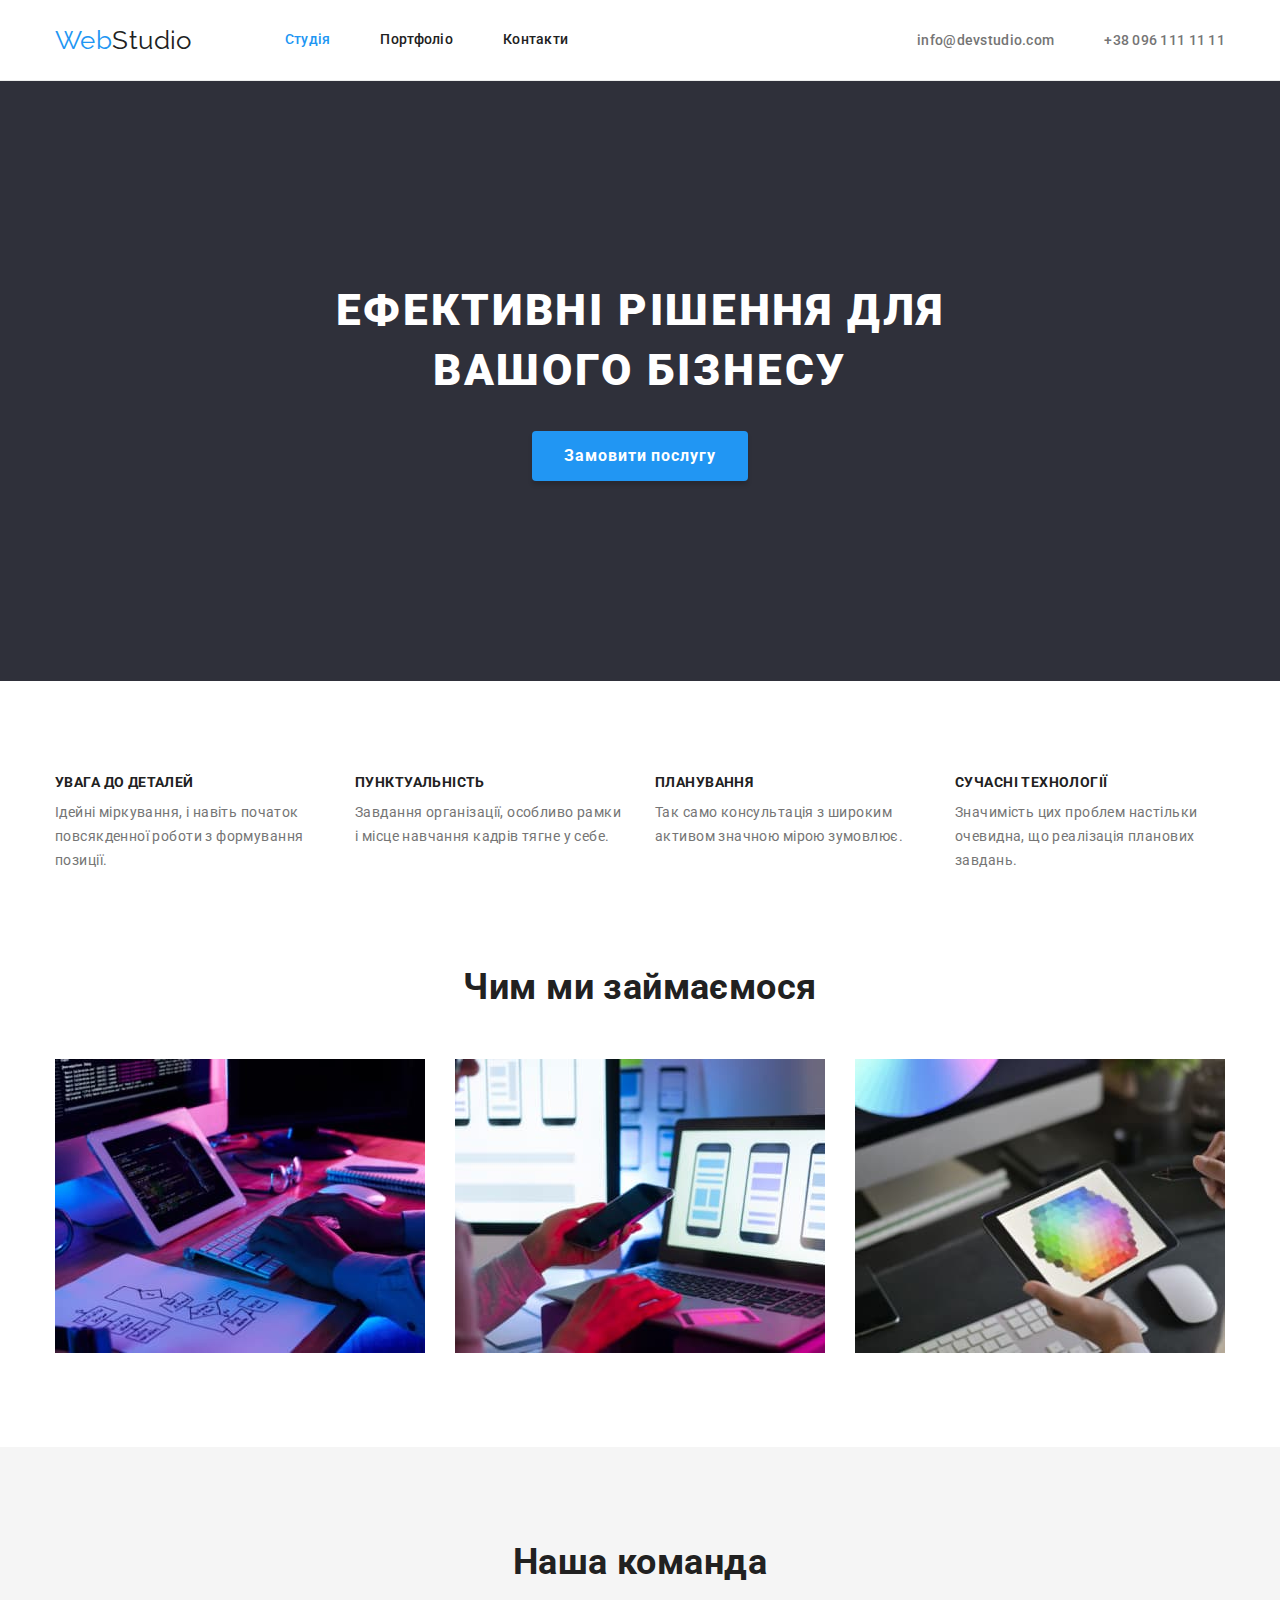
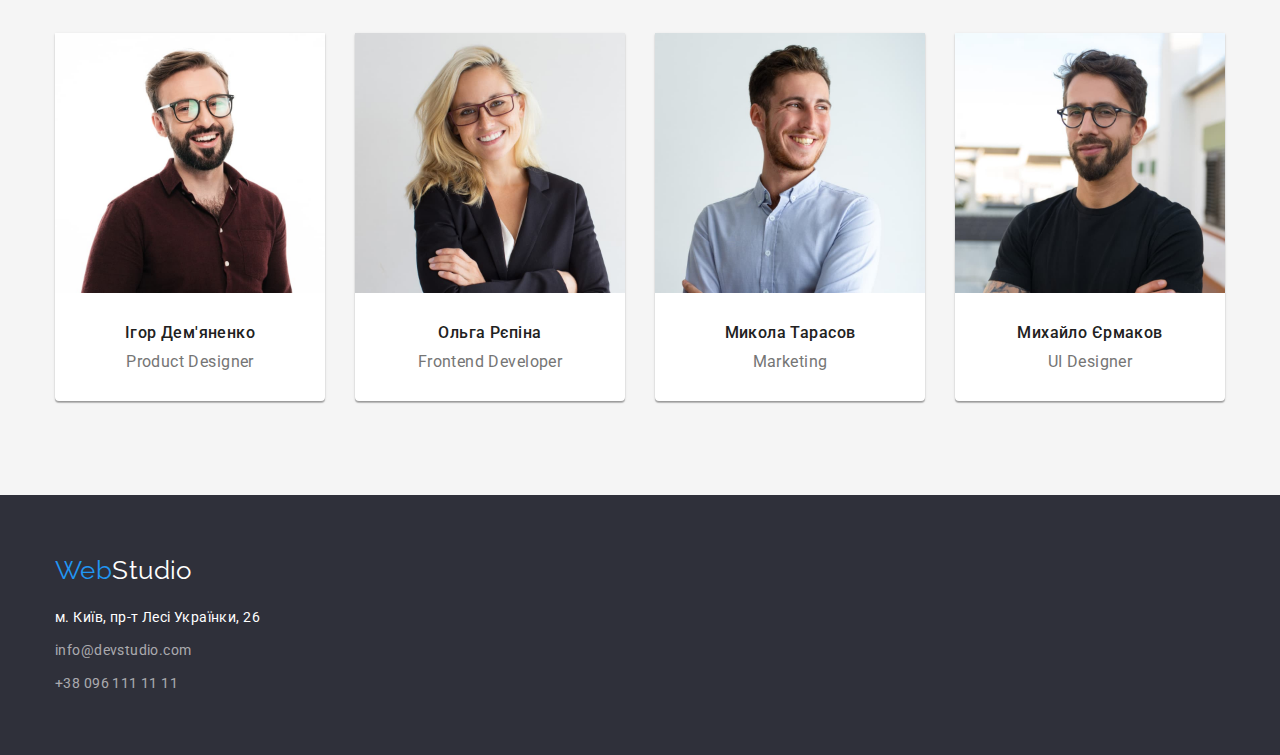
<file: index.html>
<!DOCTYPE html>
<html lang="uk">
  <head>
    <meta charset="UTF-8" />
    <meta http-equiv="X-UA-Compatible" content="IE=edge" />
    <meta name="viewport" content="width=device-width, initial-scale=1.0" />
    <title>WebStudio</title>
    <link rel="preconnect" href="https://fonts.googleapis.com" />
    <link rel="preconnect" href="https://fonts.gstatic.com" crossorigin />
    <link
      href="https://fonts.googleapis.com/css2?family=Raleway:wght@700&family=Roboto:wght@400;500;700;900&display=swap"
      rel="stylesheet"
    />
    <link
      rel="stylesheet"
      href="https://cdn.jsdelivr.net/npm/modern-normalize@1.1.0/modern-normalize.min.css"
    />
    <link rel="stylesheet" href="./css/styles.css" />
  </head>

  <body>
    <header class="page-header">
      <div class="container page-header-container">
        <nav class="page-navigation">
          <a href="./index.html" class="logo-header link"
            ><span class="logo-current">Web</span>Studio</a
          >
          <ul class="site-nav list">
            <li><a href="./index.html" class="nav-link current link">Студія</a></li>
            <li><a href="./portfolio.html" class="nav-link link">Портфоліо</a></li>
            <li><a href="" class="nav-link link">Контакти</a></li>
          </ul>
        </nav>

        <ul class="contact list">
          <li>
            <a class="contact-mail link" href="mailto:info@devstudio.com">info@devstudio.com</a>
          </li>
          <li><a class="contact-phone link" href="tel:+380961111111">+38 096 111 11 11</a></li>
        </ul>
      </div>
    </header>

    <main>
      <section class="section hero">
        <div class="container">
          <h1 class="hero-title">
            Ефективні рішення для
            вашого бізнесу
          </h1>
          <button type="button" class="button button-primary">Замовити послугу</button>
        </div>
      </section>

      <section class="section">
        <div class="container">
          <h2 hidden class="section-title">Наші переваги</h2>
          <ul class="list feature-list">
            <li class="item-feature">
              <h3 class="title">УВАГА ДО ДЕТАЛЕЙ</h3>
              <p class="text">
                Ідейні міркування, і навіть початок повсякденної роботи з формування позиції.
              </p>
            </li>

            <li class="item-feature">
              <h3 class="title">ПУНКТУАЛЬНІСТЬ</h3>
              <p class="text">
                Завдання організації, особливо рамки і місце навчання кадрів тягне у себе.
              </p>
            </li>

            <li class="item-feature">
              <h3 class="title">ПЛАНУВАННЯ</h3>
              <p class="text">Так само консультація з широким активом значною мірою зумовлює.</p>
            </li>

            <li class="item-feature">
              <h3 class="title">СУЧАСНІ ТЕХНОЛОГІЇ</h3>
              <p class="text">
                Значимість цих проблем настільки очевидна, що реалізація планових завдань.
              </p>
            </li>
          </ul>
        </div>
      </section>

      <section class="section works-section">
        <div class="container">
          <h2 class="section-title">Чим ми займаємося</h2>
          <ul class="works-list list">
            <li class="works-card">
              <img src="./images/box1.jpg" alt="Планшет из клавіатурою" width="370" height="294" />
            </li>
            <li class="works-card">
              <img src="./images/box2.jpg" alt="Робота за ноутбуком" width="370" height="294" />
            </li>
            <li class="works-card">
              <img
                src="./images/box3.jpg"
                alt="Планшет із кольоровим екраном"
                width="370"
                height="294"
              />
            </li>
          </ul>
        </div>
      </section>

      <section class="section team-section">
        <div class="container">
          <h2 class="section-title">Наша команда</h2>
          <ul class="list team-list">
            <li class="team-photo">
              <img class="team-img"
                src="./images/teamcard1.jpg"
                alt="Чоловік в окулярах"
                width="270"
                height="260"
              />
              <h3 class="title team-title">Ігор Дем'яненко</h3>
              <p lang="en" class="text">Product Designer</p>
            </li>
            <li class="team-photo">
              <img class="team-img"
                src="./images/teamcard2.jpg"
                alt="Блондинка"
                width="270"
                height="260"
              />
              <h3 class="title team-title">Ольга Рєпіна</h3>
              <p lang="en" class="text">Frontend Developer</p>
            </li>
            <li class="team-photo">
              <img class="team-img"
                src="./images/teamcard3.jpg"
                alt="Чоловік в блакитній сорочці"
                width="270"
                height="260"
              />
              <h3 class="title team-title">Микола Тарасов</h3>
              <p lang="en" class="text">Marketing</p>
            </li>
            <li class="team-photo">
              <img class="team-img"
                src="./images/teamcard4.jpg"
                alt="Чоловік в чорній футболці"
                width="270"
                height="260"
              />
              <h3 class="title team-title">Михайло Єрмаков</h3>
              <p lang="en" class="text">UI Designer</p>
            </li>
          </ul>
        </div>
      </section>
    </main>

    <footer class="page-footer">
      <div class="container">
        <a href="./index.html" class="logo-footer link"
          ><span class="logo-current">Web</span>Studio</a
        >
        <address>
          <ul class="address-list list">
            <li class="footer-addrres-item">
              <a href="https://goo.gl/maps/wX9qKD1Yv86LGhUd6" class="footer-addrres link list"
                >м. Київ, пр-т Лесі Українки, 26</a
              >
            </li>
            <li class="footer-mail-item">
              <a class="footer-mail link" href="mailto:info@devstudio.com">info@devstudio.com</a>
            </li>
            <li class="footer-phone-item"><a class="footer-phone link" href="tel:+380961111111">+38 096 111 11 11</a></li>
          </ul>
        </address>
      </div>
    </footer>
  </body>
</html>
</file>
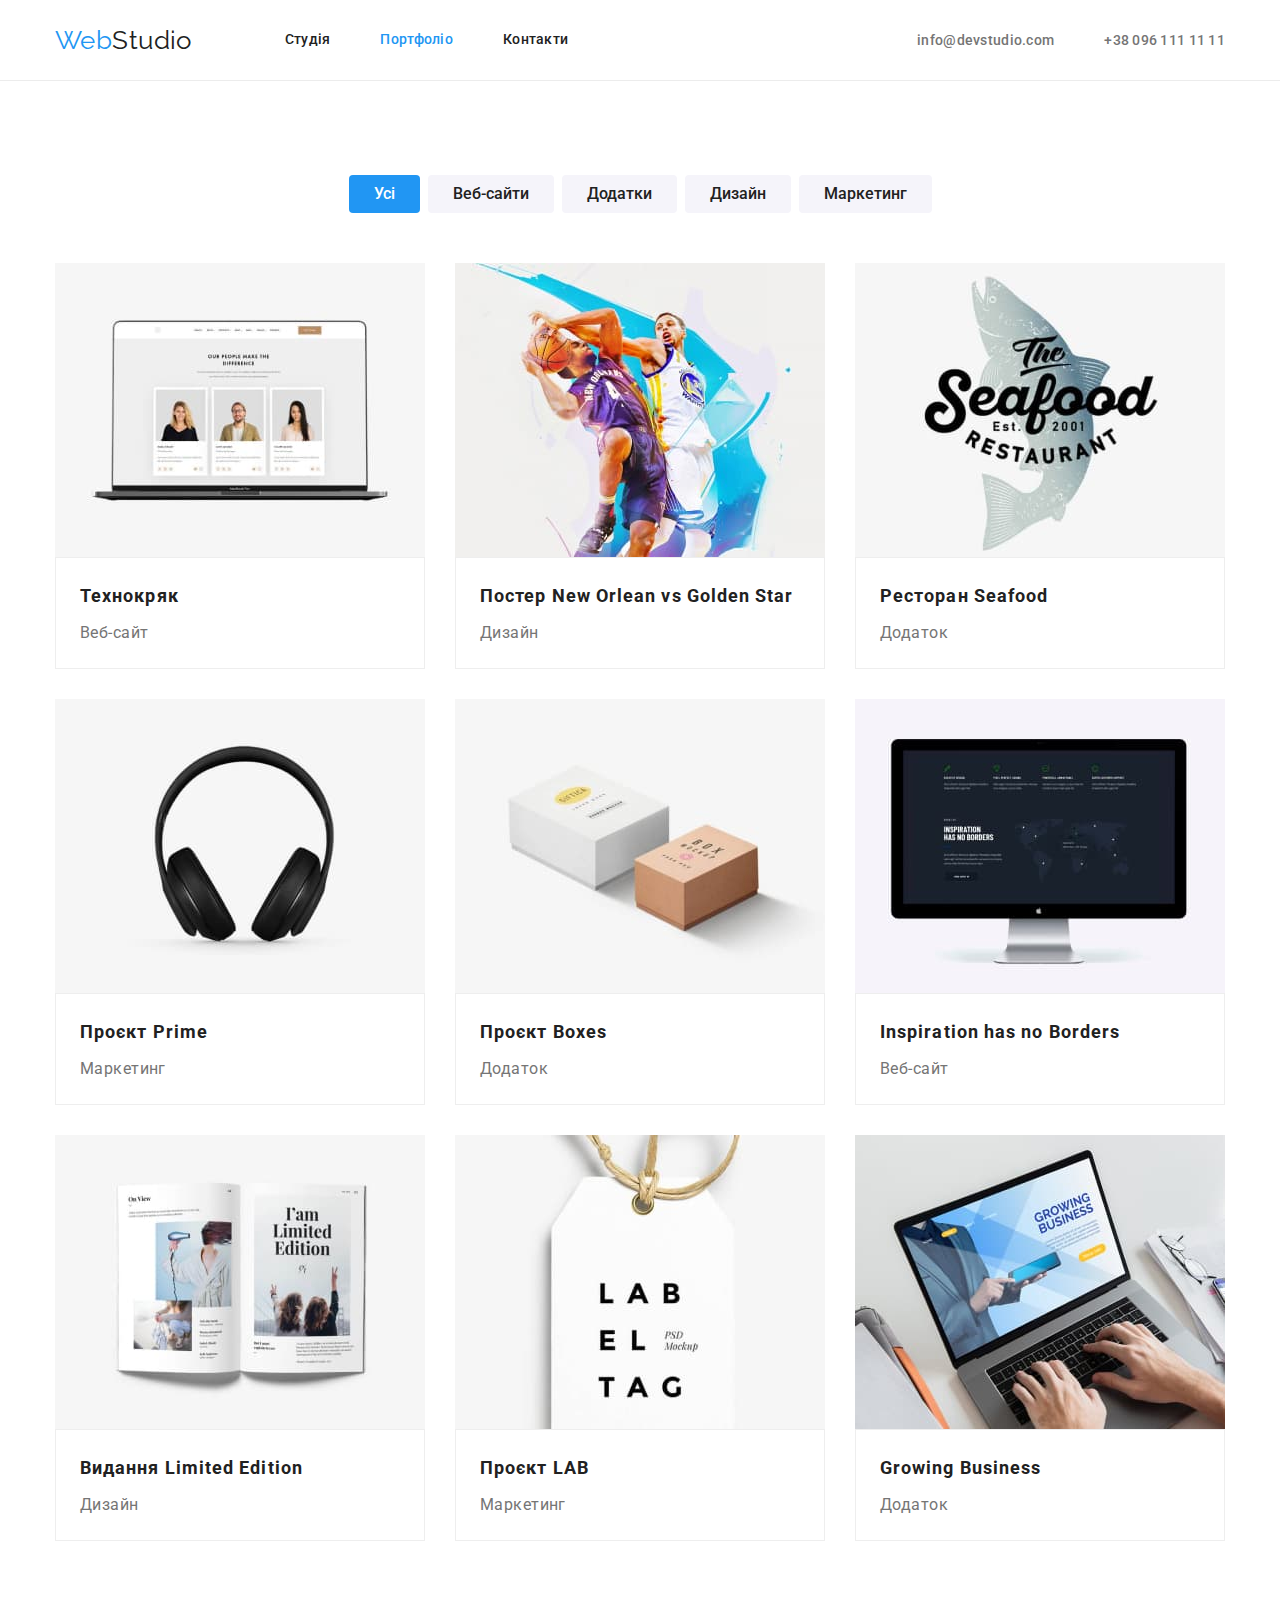
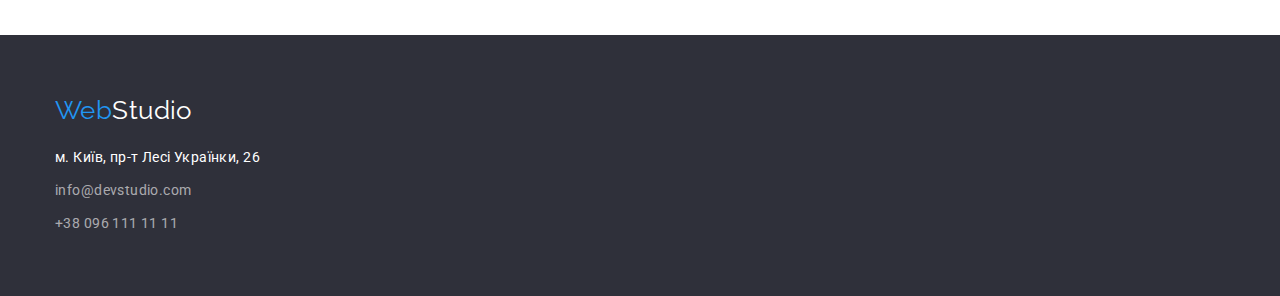
<file: portfolio.html>
<!DOCTYPE html>
<html lang="uk">
  <head>
    <meta charset="UTF-8" />
    <meta http-equiv="X-UA-Compatible" content="IE=edge" />
    <meta name="viewport" content="width=device-width, initial-scale=1.0" />
    <title>Portfolio</title>
    <link rel="preconnect" href="https://fonts.googleapis.com" />
    <link rel="preconnect" href="https://fonts.gstatic.com" crossorigin />
    <link
      href="https://fonts.googleapis.com/css2?family=Raleway:wght@700&family=Roboto:wght@400;500;700;900&display=swap"
      rel="stylesheet"
    />
    <link
      rel="stylesheet"
      href="https://cdn.jsdelivr.net/npm/modern-normalize@1.1.0/modern-normalize.min.css"
    />
    <link rel="stylesheet" href="./css/styles.css" />
  </head>
  <body>
    <header class="page-header">
      <div class="container page-header-container">
        <nav class="page-navigation">
          <a href="./index.html" class="logo-header link"
            ><span class="logo-current">Web</span>Studio</a
          >

          <ul class="site-nav list">
            <li><a href="./index.html" class="nav-link link">Студія</a></li>
            <li><a href="./portfolio.html" class="nav-link current link">Портфоліо</a></li>
            <li><a href="" class="nav-link link">Контакти</a></li>
          </ul>
        </nav>
        <ul class="contact list">
          <li><a class="contact-mail link" href="mailto:info@devstudio.com">info@devstudio.com</a>
          </li>
          <li><a class="contact-phone link" href="tel:+380961111111">+38 096 111 11 11</a></li>
        </ul>
      </div>
    </header>

    <main>
      <section class="section">
        <div class="container">
        <h1 hidden class="section-title">Портфоліо</h1>
        <ul class="button-secondary-list list">
          <li><button type="button" class="button button-secondary current">Усі</button></li>
          <li><button type="button" class=" button button-secondary">Веб-сайти</button></li>
          <li><button type="button" class="button button-secondary">Додатки</button></li>
          <li><button type="button" class="button button-secondary">Дизайн</button></li>
          <li><button type="button" class="button button-secondary">Маркетинг</button></li>
        </ul>

        <ul class="list portfolio-list">
          <li class="portfolio-card">
            <img src="./images/photo1.jpg" alt="Ноутбук" width="370" height="294" />
            <div class="portfolio-content"><h2 class="title">Технокряк</h2>
            <p class="text">Веб-сайт</p></div>
          </li>

          <li class="portfolio-card">
            <img src="./images/photo2.jpg" alt="Гра у баскетбол" width="370" height="294" />
            <div class="portfolio-content"><h2 class="title">Постер New Orlean vs Golden Star</h2>
            <p class="text">Дизайн</p></div>
          </li>

          <li class="portfolio-card">
            <img src="./images/photo3.jpg" alt="Логотип ресторану" width="370" height="294" />
            <div class="portfolio-content"><h2 class="title">Ресторан Seafood</h2>
            <p class="text">Додаток</p></div>
          </li>

          <li class="portfolio-card">
            <img src="./images/photo4.jpg" alt="Навушники" width="370" height="294" />
            <div class="portfolio-content"><h2 class="title">Проєкт Prime</h2>
            <p class="text">Маркетинг</p></div>
          </li>

          <li class="portfolio-card">
            <img src="./images/photo5.jpg" alt="Два бокси" width="370" height="294" />
            <div class="portfolio-content"><h2 class="title">Проєкт Boxes</h2>
            <p class="text">Додаток</p></div>
          </li>

          <li class="portfolio-card">
            <img src="./images/photo6.jpg" alt="Монітор" width="370" height="294" />
            <div class="portfolio-content"><h2 class="title">Inspiration has no Borders</h2>
            <p class="text">Веб-сайт</p></div>
          </li>

          <li class="portfolio-card">
            <img src="./images/photo7.jpg" alt="Журнал" width="370" height="294" />
            <div class="portfolio-content"><h2 class="title">Видання Limited Edition</h2>
            <p class="text">Дизайн</p></div>
          </li>

          <li class="portfolio-card">
            <img src="./images/photo8.jpg" alt="Бірка" width="370" height="294" />
            <div class="portfolio-content"><h2 class="title">Проєкт LAB</h2>
            <p class="text">Маркетинг</p></div>
          </li>

          <li class="portfolio-card">
            <img src="./images/photo9.jpg" alt="Робота за ноутбуком" width="370" height="294" />
            <div class="portfolio-content"><h2 class="title">Growing Business</h2>
            <p class="text">Додаток</p></div>
          </li>
        </ul>
      </section>
      </div>
    </main>

    <footer class="page-footer">
      <div class="container">

      <a href="./index.html" class="logo-footer link"
        ><span class="logo-current">Web</span>Studio</a
      >
      <address>
        <ul class="address-list list">
          <li class="footer-addrres-item">
            <a href="https://goo.gl/maps/wX9qKD1Yv86LGhUd6" class="footer-addrres link"
              >м. Київ, пр-т Лесі Українки, 26</a
            >
          </li>
          <li class="footer-mail-item">
            <a class="footer-mail link" href="mailto:info@devstudio.com">info@devstudio.com</a>
          </li>
          <li class="footer-phone-item"><a class="footer-phone link" href="tel:+380961111111">+38 096 111 11 11</a></li>
        </ul>
      </address>
      </div>
    </footer>
  </body>
</html>
</file>
<file: css/styles.css>
/* колір основного тексту h2 #212121 */
/* колір вторинний тексту p #757575 */
/* колір білий  #FFFFFF */
/* акцент синій #2196F3 */
/* колір білий футер мейл та тел #FFFFFF rgba(255, 255, 255, 0.6) */
html {
  box-sizing: border-box;
}

*,
*::before,
*::after {
  box-sizing: inherit;
}

:root {
  --primary-text-color: #757575;
  --title-text-color: #212121;
  --accent-color: #2196f3;
  --secondary-color: #ffffff;
  --primary-bg-color: #f5f5f5;
  --line-color: #ececec;
}

h1,
h2,
h3,
p {
  margin-top: 0;
  margin-bottom: 0;
}

ul {
  margin-top: 0;
  margin-bottom: 0;
  padding-left: 0;
}

.link {
  text-decoration: none;
}

.list {
  list-style: none;
}

img {
  display: block;
}

body {
  font-family: 'Roboto', sans-serif;
  background-color: var(--secondary-color);
  color: var(--title-text-color);
  font-size: 14px;
  letter-spacing: 0.03em;
}

.section {
  padding-top: 94px;
  padding-bottom: 94px;
}

.section-title {
  margin-bottom: 50px;
  font-size: 36px;
  line-height: 1.17;
  text-align: center;
}

/* ЛОГОТИП*/

.logo-header,
.logo-footer {
  font-family: 'Raleway', sans-serif;
  font-size: 26px;
  line-height: 1.19;
  color: var(--title-text-color);
  display: block;
}

.logo-header {
  margin-right: 93px;
}

.logo-footer {
  color: var(--secondary-color);
  margin-bottom: 20px;
}

.logo-current {
  color: var(--accent-color);
}

.container {
  width: 1200px;
  padding-right: 15px;
  padding-left: 15px;

  margin-left: auto;
  margin-right: auto;
}

/*НАВІГАЦІЯ*/

.page-header-container {
  display: flex;
  align-items: center;
}

.page-navigation {
  display: flex;
  align-items: center;
}

.page-header {
  border-bottom: 1px solid var(--line-color);
}

.site-nav {
  padding-top: 32px;
  padding-bottom: 32px;
  display: flex;
  align-items: center;
  gap: 50px;
}

.nav-link {
  align-items: center;
  display: block;
  font-weight: 500;
  line-height: 1.14;
  letter-spacing: 0.02em;
  color: var(--title-text-color);
}

.nav-link:hover,
.nav-link:focus,
.nav-link.current {
  color: var(--accent-color);
}

.contact {
  display: flex;
  align-items: center;
  gap: 50px;
  margin-left: auto;
}

.contact .link:hover,
.contact .link:focus {
  color: var(--accent-color);
}

.contact .link {
  font-weight: 500;
  line-height: 1.14;
  letter-spacing: 0.02em;
  color: var(--primary-text-color);
}

/*ГЕРОЙ И Секции*/

.hero {
  text-align: center;
  background: #2f303a;
  padding-top: 200px;
  padding-bottom: 200px;
}

.hero-title {
  font-weight: 900;
  width: 693px;
  font-size: 44px;
  margin-bottom: 30px;
  margin-left: auto;
  margin-right: auto;
  line-height: 1.36;
  text-align: center;
  letter-spacing: 0.06em;
  text-transform: uppercase;
  color: var(--secondary-color);
}

.works-section {
  padding-top: 0;
}

.works-card {
  flex-basis: calc((100% - 90px) / 4);
}

.works-list {
  display: flex;
  gap: 30px;
}

.feature-list {
  gap: 30px;
  display: flex;
}

.feature-list .title {
  font-size: 14px;
  line-height: 1.14;
  text-transform: uppercase;
  margin-bottom: 10px;
}

.feature-list .text {
  line-height: 1.71;
  color: var(--primary-text-color);
}

.team-section {
  background-color: var(--primary-bg-color);
}

.team-title {
  font-weight: 500;
  font-size: 16px;
  line-height: 1.19;
  margin-bottom: 10px;
  text-align: center;
  padding-top: 30px;
}

.item-feature {
  flex-basis: calc((100% - 60px) / 3);
}

.team-list {
  display: flex;
  gap: 30px;
}

/*.team-img {
  margin-bottom: 30px;
  
}*/

.team-photo {
  align-items: center;
  flex-basis: calc((100% - 90px) / 4);
  box-shadow: 0px 1px 3px rgba(0, 0, 0, 0.12), 0px 1px 1px rgba(0, 0, 0, 0.14),
    0px 2px 1px rgba(0, 0, 0, 0.2);
  border-radius: 0px 0px 4px 4px;
  background-color: var(--secondary-color);
}

.team-list .text {
  font-size: 16px;
  line-height: 1.19;
  color: var(--primary-text-color);
  padding-bottom: 30px;
  text-align: center;
}

.portfolio-list .title {
  font-size: 18px;
  line-height: 2;
  letter-spacing: 0.06em;
  margin-bottom: 4px;
}

.portfolio-card {
  flex-basis: calc((100% - 60px) / 9);
}

.portfolio-list {
  display: flex;
  gap: 30px;
  flex-wrap: wrap;
}

.portfolio-list .text {
  font-size: 16px;
  line-height: 1.88;
  color: var(--primary-text-color);
}

.portfolio-content {
  padding-top: 20px;
  padding-bottom: 20px;
  padding-left: 24px;
  padding-right: 24px;
  background-color: #ffffff;
  border: 1px solid #eeeeee;
}

.button {
  font-family: inherit;
  font-size: 16px;
  text-align: center;
  cursor: pointer;
  border: transparent;
  border-radius: 4px;
}

.button-primary {
  font-weight: 700;
  line-height: 1.88;
  letter-spacing: 0.06em;
  background-color: #2196f3;
  color: var(--secondary-color);
  padding: 10px 32px;
  min-width: 216px;
  margin-left: auto;
  margin-right: auto;
  box-shadow: 0px 4px 4px rgba(0, 0, 0, 0.15);
}

.button-secondary-list {
  display: flex;
  margin-bottom: 50px;
  gap: 8px;
  justify-content: center;
}

.button-secondary {
  font-weight: 500;
  line-height: 1.63;
  padding: 6px 25px;
  background-color: #f5f4fa;
  color: var(--title-text-color);
}

.button-secondary.current {
  background-color: var(--accent-color);
  color: var(--secondary-color);
}

.button-secondary:hover,
.button-secondary:focus {
  background-color: #2196f3;
  color: #ffffff;
}

/*ФУТЕР*/
.page-footer {
  padding-top: 60px;
  padding-bottom: 60px;
  background-color: #2f303a;
  display: block;
}

.address-list .link {
  line-height: 1.71;
  font-style: normal;
  display: block;
}

.footer-addrres-item {
  margin-bottom: 9px;
}

.footer-addrres {
  color: var(--secondary-color);
}

.footer-phone:hover,
.footer-phone:focus {
  color: var(--accent-color);
}

.footer-mail:hover,
.footer-mail:focus {
  color: var(--accent-color);
}

.footer-phone,
.footer-mail {
  color: rgba(255, 255, 255, 0.6);
}

.footer-mail-item {
  margin-bottom: 9px;
}
</file>
